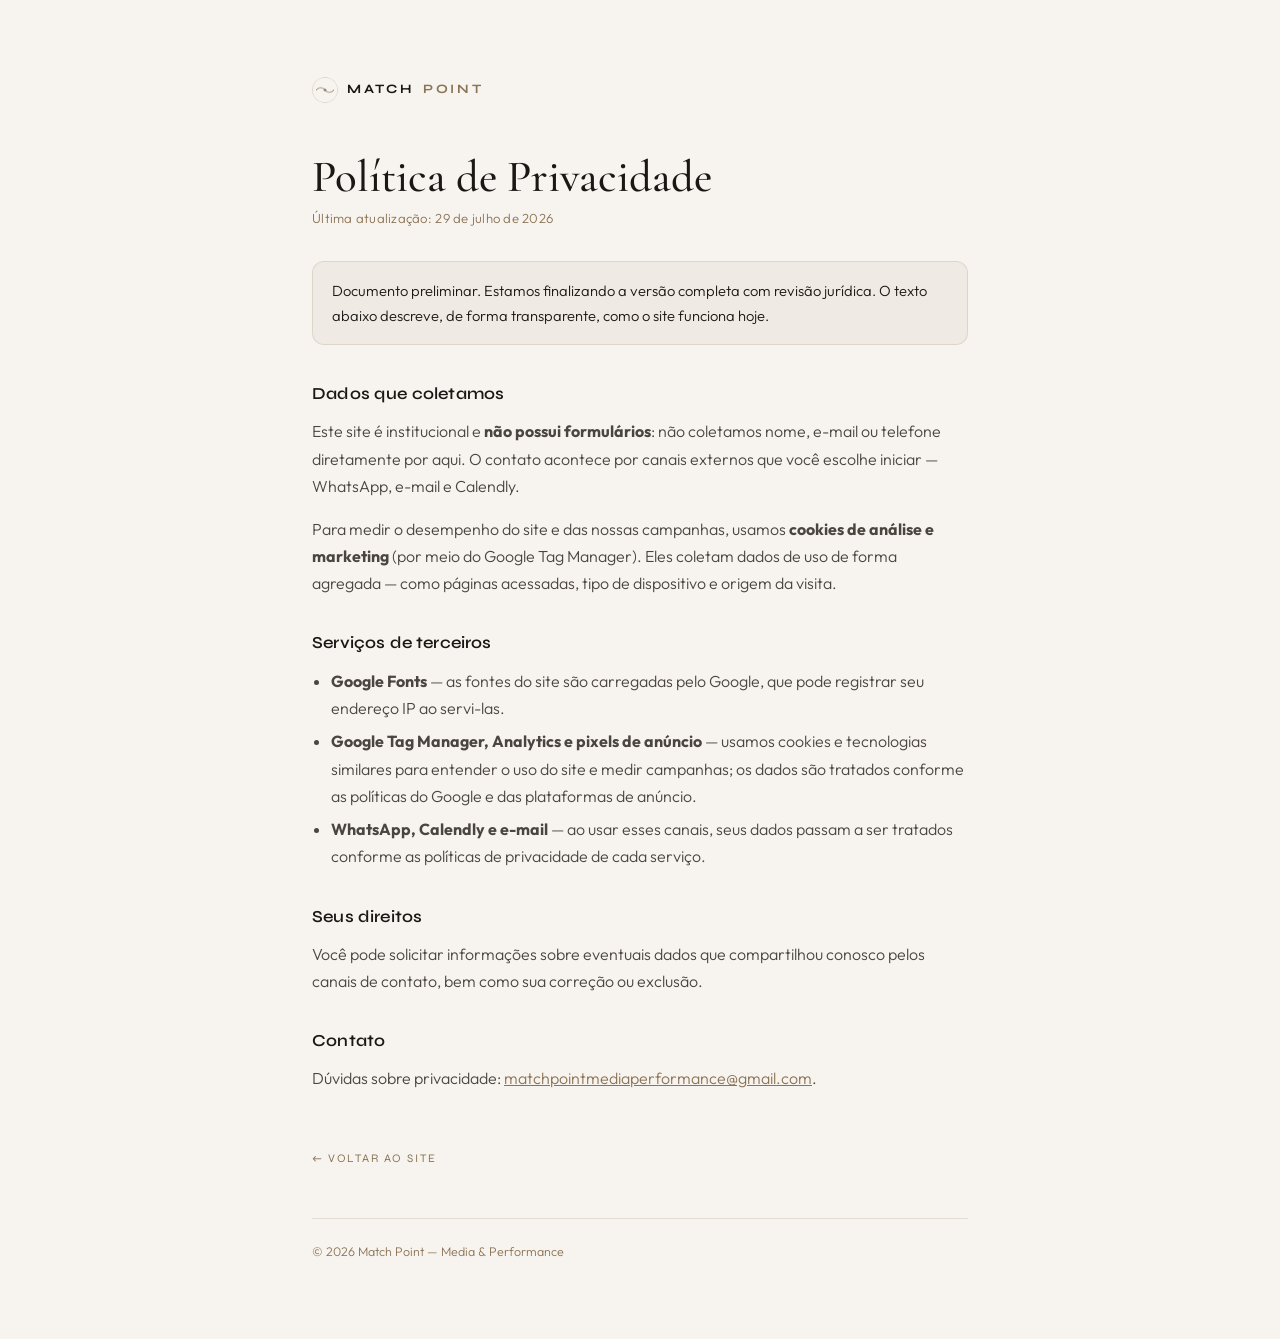
<file: match.point/assets/privacidade.html>
<!DOCTYPE html>
<html lang="pt-BR">
<head>
<meta charset="UTF-8"/>
<meta name="viewport" content="width=device-width, initial-scale=1.0"/>
<!-- Google Tag Manager -->
<script>(function(w,d,s,l,i){w[l]=w[l]||[];w[l].push({'gtm.start':
new Date().getTime(),event:'gtm.js'});var f=d.getElementsByTagName(s)[0],
j=d.createElement(s),dl=l!='dataLayer'?'&l='+l:'';j.async=true;j.src=
'https://www.googletagmanager.com/gtm.js?id='+i+dl;f.parentNode.insertBefore(j,f);
})(window,document,'script','dataLayer','GTM-NHR4RQCS');</script>
<!-- End Google Tag Manager -->
<title>Política de Privacidade — Match Point</title>
<meta name="description" content="Política de Privacidade da Match Point — Media & Performance."/>
<meta name="robots" content="noindex, follow"/>
<meta name="theme-color" content="#1A1814"/>
<link rel="icon" href="favicon.svg" type="image/svg+xml"/>
<link rel="icon" href="images/logo-symbol.png" sizes="any"/>
<link rel="preconnect" href="https://fonts.googleapis.com"/>
<link rel="preconnect" href="https://fonts.gstatic.com" crossorigin/>
<link href="https://fonts.googleapis.com/css2?family=Cormorant+Garamond:ital,wght@0,400;0,500;1,400&family=Outfit:wght@300;400;500&family=Syne:wght@600;700&display=swap" rel="stylesheet"/>
<style>
  :root{--ink:#1A1814;--stone:#4a453f;--cream:#F7F4EF;--gold:#8B7355;--line:rgba(139,115,85,.18)}
  *{box-sizing:border-box;margin:0}
  body{font-family:'Outfit',sans-serif;color:var(--ink);background:var(--cream);line-height:1.7;font-weight:300;-webkit-font-smoothing:antialiased}
  .wrap{max-width:720px;margin-inline:auto;padding:clamp(2rem,6vw,5rem) clamp(1.4rem,5vw,2rem)}
  .brand{display:inline-flex;align-items:center;gap:.55rem;text-decoration:none;color:var(--ink);font-family:'Syne',sans-serif;font-weight:700;font-size:.8rem;letter-spacing:.22em;text-transform:uppercase}
  .brand img{width:26px;height:26px;border-radius:50%}
  .brand em{font-style:normal;color:var(--gold)}
  h1{font-family:'Cormorant Garamond',serif;font-weight:500;font-size:clamp(2rem,5vw,2.8rem);line-height:1.1;margin:clamp(1.8rem,5vw,2.6rem) 0 .3rem}
  .updated{font-size:.82rem;color:var(--gold);letter-spacing:.02em;margin-bottom:2rem}
  .note{background:rgba(139,115,85,.07);border:1px solid var(--line);border-radius:12px;padding:1rem 1.2rem;font-size:.92rem;margin-bottom:2.2rem}
  h2{font-family:'Syne',sans-serif;font-weight:600;font-size:1.05rem;letter-spacing:.01em;margin:2rem 0 .6rem}
  p{margin:0 0 1rem;color:var(--stone)}
  a{color:var(--gold)}
  ul{color:var(--stone);padding-left:1.2rem;margin:0 0 1rem}
  li{margin-bottom:.4rem}
  .back{display:inline-block;margin-top:2.5rem;font-family:'Syne',sans-serif;font-size:.72rem;letter-spacing:.16em;text-transform:uppercase;color:var(--gold);text-decoration:none}
  .back:hover{color:var(--ink)}
  footer{margin-top:3rem;padding-top:1.4rem;border-top:1px solid var(--line);font-size:.78rem;color:var(--gold)}
</style>
</head>
<body>
<!-- Google Tag Manager (noscript) -->
<noscript><iframe src="https://www.googletagmanager.com/ns.html?id=GTM-NHR4RQCS"
height="0" width="0" style="display:none;visibility:hidden"></iframe></noscript>
<!-- End Google Tag Manager (noscript) -->
<main class="wrap">
  <a class="brand" href="index.html"><img src="images/logo-symbol.png" alt=""/>Match<em>Point</em></a>

  <h1>Política de Privacidade</h1>
  <p class="updated">Última atualização: 29 de julho de 2026</p>

  <div class="note">Documento preliminar. Estamos finalizando a versão completa com revisão jurídica. O texto abaixo descreve, de forma transparente, como o site funciona hoje.</div>

  <h2>Dados que coletamos</h2>
  <p>Este site é institucional e <strong>não possui formulários</strong>: não coletamos nome, e-mail ou telefone diretamente por aqui. O contato acontece por canais externos que você escolhe iniciar — WhatsApp, e-mail e Calendly.</p>
  <p>Para medir o desempenho do site e das nossas campanhas, usamos <strong>cookies de análise e marketing</strong> (por meio do Google Tag Manager). Eles coletam dados de uso de forma agregada — como páginas acessadas, tipo de dispositivo e origem da visita.</p>

  <h2>Serviços de terceiros</h2>
  <ul>
    <li><strong>Google Fonts</strong> — as fontes do site são carregadas pelo Google, que pode registrar seu endereço IP ao servi-las.</li>
    <li><strong>Google Tag Manager, Analytics e pixels de anúncio</strong> — usamos cookies e tecnologias similares para entender o uso do site e medir campanhas; os dados são tratados conforme as políticas do Google e das plataformas de anúncio.</li>
    <li><strong>WhatsApp, Calendly e e-mail</strong> — ao usar esses canais, seus dados passam a ser tratados conforme as políticas de privacidade de cada serviço.</li>
  </ul>

  <h2>Seus direitos</h2>
  <p>Você pode solicitar informações sobre eventuais dados que compartilhou conosco pelos canais de contato, bem como sua correção ou exclusão.</p>

  <h2>Contato</h2>
  <p>Dúvidas sobre privacidade: <a href="mailto:matchpointmediaperformance@gmail.com">matchpointmediaperformance@gmail.com</a>.</p>

  <a class="back" href="index.html">← Voltar ao site</a>

  <footer>© 2026 Match Point — Media &amp; Performance</footer>
</main>
</body>
</html>
</file>
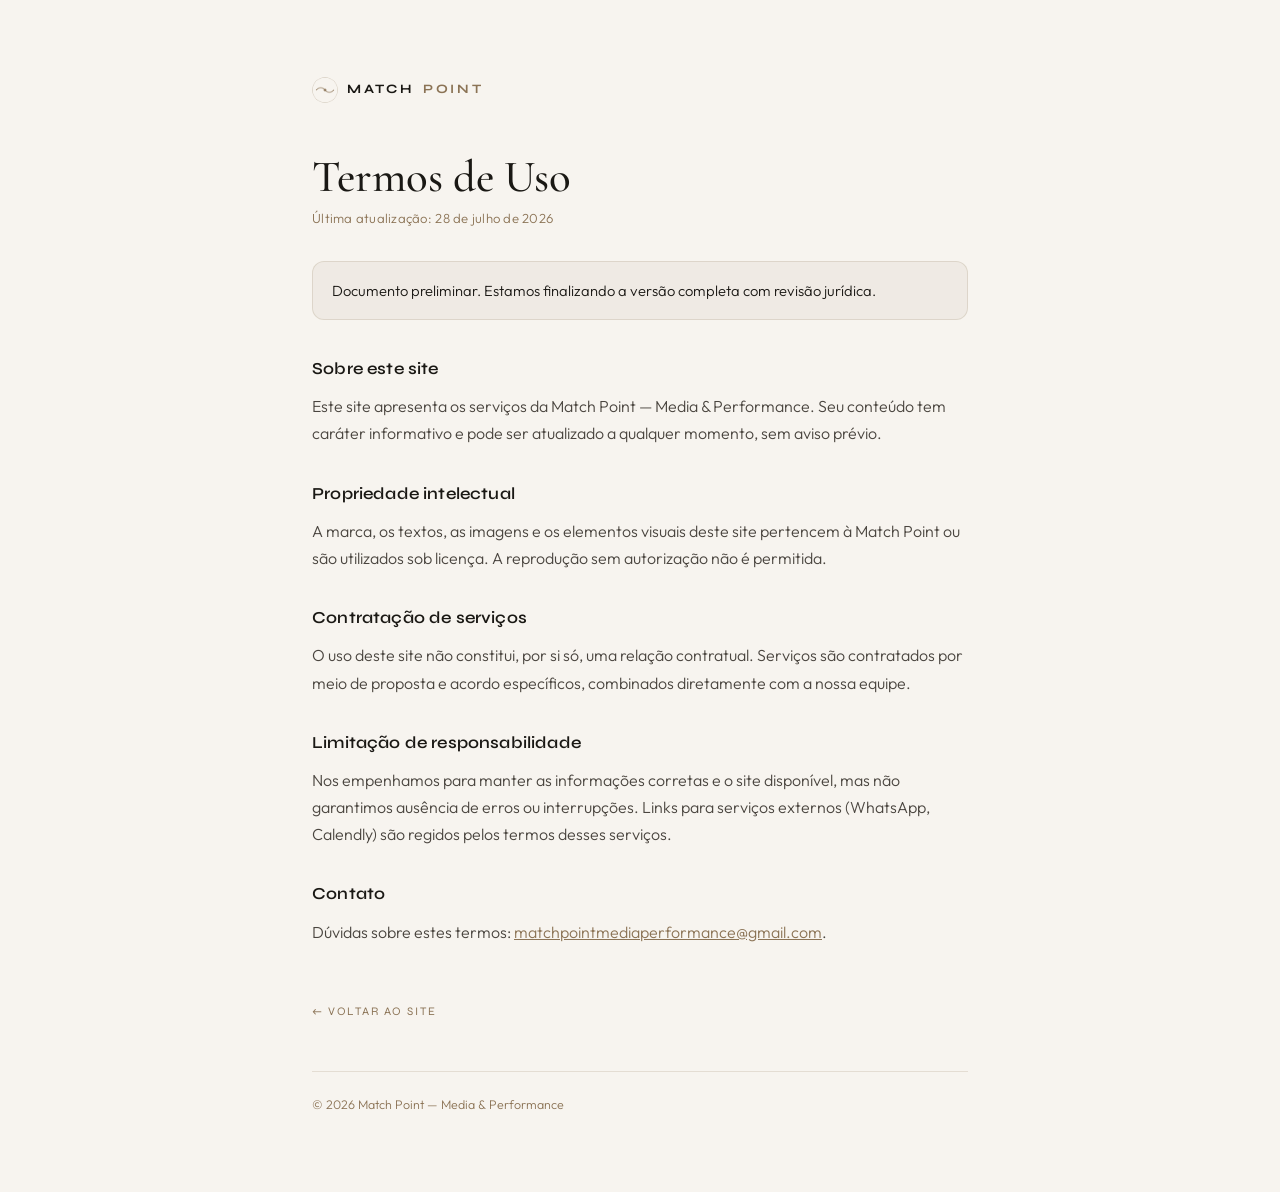
<file: match.point/assets/termos.html>
<!DOCTYPE html>
<html lang="pt-BR">
<head>
<meta charset="UTF-8"/>
<meta name="viewport" content="width=device-width, initial-scale=1.0"/>
<!-- Google Tag Manager -->
<script>(function(w,d,s,l,i){w[l]=w[l]||[];w[l].push({'gtm.start':
new Date().getTime(),event:'gtm.js'});var f=d.getElementsByTagName(s)[0],
j=d.createElement(s),dl=l!='dataLayer'?'&l='+l:'';j.async=true;j.src=
'https://www.googletagmanager.com/gtm.js?id='+i+dl;f.parentNode.insertBefore(j,f);
})(window,document,'script','dataLayer','GTM-NHR4RQCS');</script>
<!-- End Google Tag Manager -->
<title>Termos de Uso — Match Point</title>
<meta name="description" content="Termos de Uso da Match Point — Media & Performance."/>
<meta name="robots" content="noindex, follow"/>
<meta name="theme-color" content="#1A1814"/>
<link rel="icon" href="favicon.svg" type="image/svg+xml"/>
<link rel="icon" href="images/logo-symbol.png" sizes="any"/>
<link rel="preconnect" href="https://fonts.googleapis.com"/>
<link rel="preconnect" href="https://fonts.gstatic.com" crossorigin/>
<link href="https://fonts.googleapis.com/css2?family=Cormorant+Garamond:ital,wght@0,400;0,500;1,400&family=Outfit:wght@300;400;500&family=Syne:wght@600;700&display=swap" rel="stylesheet"/>
<style>
  :root{--ink:#1A1814;--stone:#4a453f;--cream:#F7F4EF;--gold:#8B7355;--line:rgba(139,115,85,.18)}
  *{box-sizing:border-box;margin:0}
  body{font-family:'Outfit',sans-serif;color:var(--ink);background:var(--cream);line-height:1.7;font-weight:300;-webkit-font-smoothing:antialiased}
  .wrap{max-width:720px;margin-inline:auto;padding:clamp(2rem,6vw,5rem) clamp(1.4rem,5vw,2rem)}
  .brand{display:inline-flex;align-items:center;gap:.55rem;text-decoration:none;color:var(--ink);font-family:'Syne',sans-serif;font-weight:700;font-size:.8rem;letter-spacing:.22em;text-transform:uppercase}
  .brand img{width:26px;height:26px;border-radius:50%}
  .brand em{font-style:normal;color:var(--gold)}
  h1{font-family:'Cormorant Garamond',serif;font-weight:500;font-size:clamp(2rem,5vw,2.8rem);line-height:1.1;margin:clamp(1.8rem,5vw,2.6rem) 0 .3rem}
  .updated{font-size:.82rem;color:var(--gold);letter-spacing:.02em;margin-bottom:2rem}
  .note{background:rgba(139,115,85,.07);border:1px solid var(--line);border-radius:12px;padding:1rem 1.2rem;font-size:.92rem;margin-bottom:2.2rem}
  h2{font-family:'Syne',sans-serif;font-weight:600;font-size:1.05rem;letter-spacing:.01em;margin:2rem 0 .6rem}
  p{margin:0 0 1rem;color:var(--stone)}
  a{color:var(--gold)}
  .back{display:inline-block;margin-top:2.5rem;font-family:'Syne',sans-serif;font-size:.72rem;letter-spacing:.16em;text-transform:uppercase;color:var(--gold);text-decoration:none}
  .back:hover{color:var(--ink)}
  footer{margin-top:3rem;padding-top:1.4rem;border-top:1px solid var(--line);font-size:.78rem;color:var(--gold)}
</style>
</head>
<body>
<!-- Google Tag Manager (noscript) -->
<noscript><iframe src="https://www.googletagmanager.com/ns.html?id=GTM-NHR4RQCS"
height="0" width="0" style="display:none;visibility:hidden"></iframe></noscript>
<!-- End Google Tag Manager (noscript) -->
<main class="wrap">
  <a class="brand" href="index.html"><img src="images/logo-symbol.png" alt=""/>Match<em>Point</em></a>

  <h1>Termos de Uso</h1>
  <p class="updated">Última atualização: 28 de julho de 2026</p>

  <div class="note">Documento preliminar. Estamos finalizando a versão completa com revisão jurídica.</div>

  <h2>Sobre este site</h2>
  <p>Este site apresenta os serviços da Match Point — Media &amp; Performance. Seu conteúdo tem caráter informativo e pode ser atualizado a qualquer momento, sem aviso prévio.</p>

  <h2>Propriedade intelectual</h2>
  <p>A marca, os textos, as imagens e os elementos visuais deste site pertencem à Match Point ou são utilizados sob licença. A reprodução sem autorização não é permitida.</p>

  <h2>Contratação de serviços</h2>
  <p>O uso deste site não constitui, por si só, uma relação contratual. Serviços são contratados por meio de proposta e acordo específicos, combinados diretamente com a nossa equipe.</p>

  <h2>Limitação de responsabilidade</h2>
  <p>Nos empenhamos para manter as informações corretas e o site disponível, mas não garantimos ausência de erros ou interrupções. Links para serviços externos (WhatsApp, Calendly) são regidos pelos termos desses serviços.</p>

  <h2>Contato</h2>
  <p>Dúvidas sobre estes termos: <a href="mailto:matchpointmediaperformance@gmail.com">matchpointmediaperformance@gmail.com</a>.</p>

  <a class="back" href="index.html">← Voltar ao site</a>

  <footer>© 2026 Match Point — Media &amp; Performance</footer>
</main>
</body>
</html>
</file>
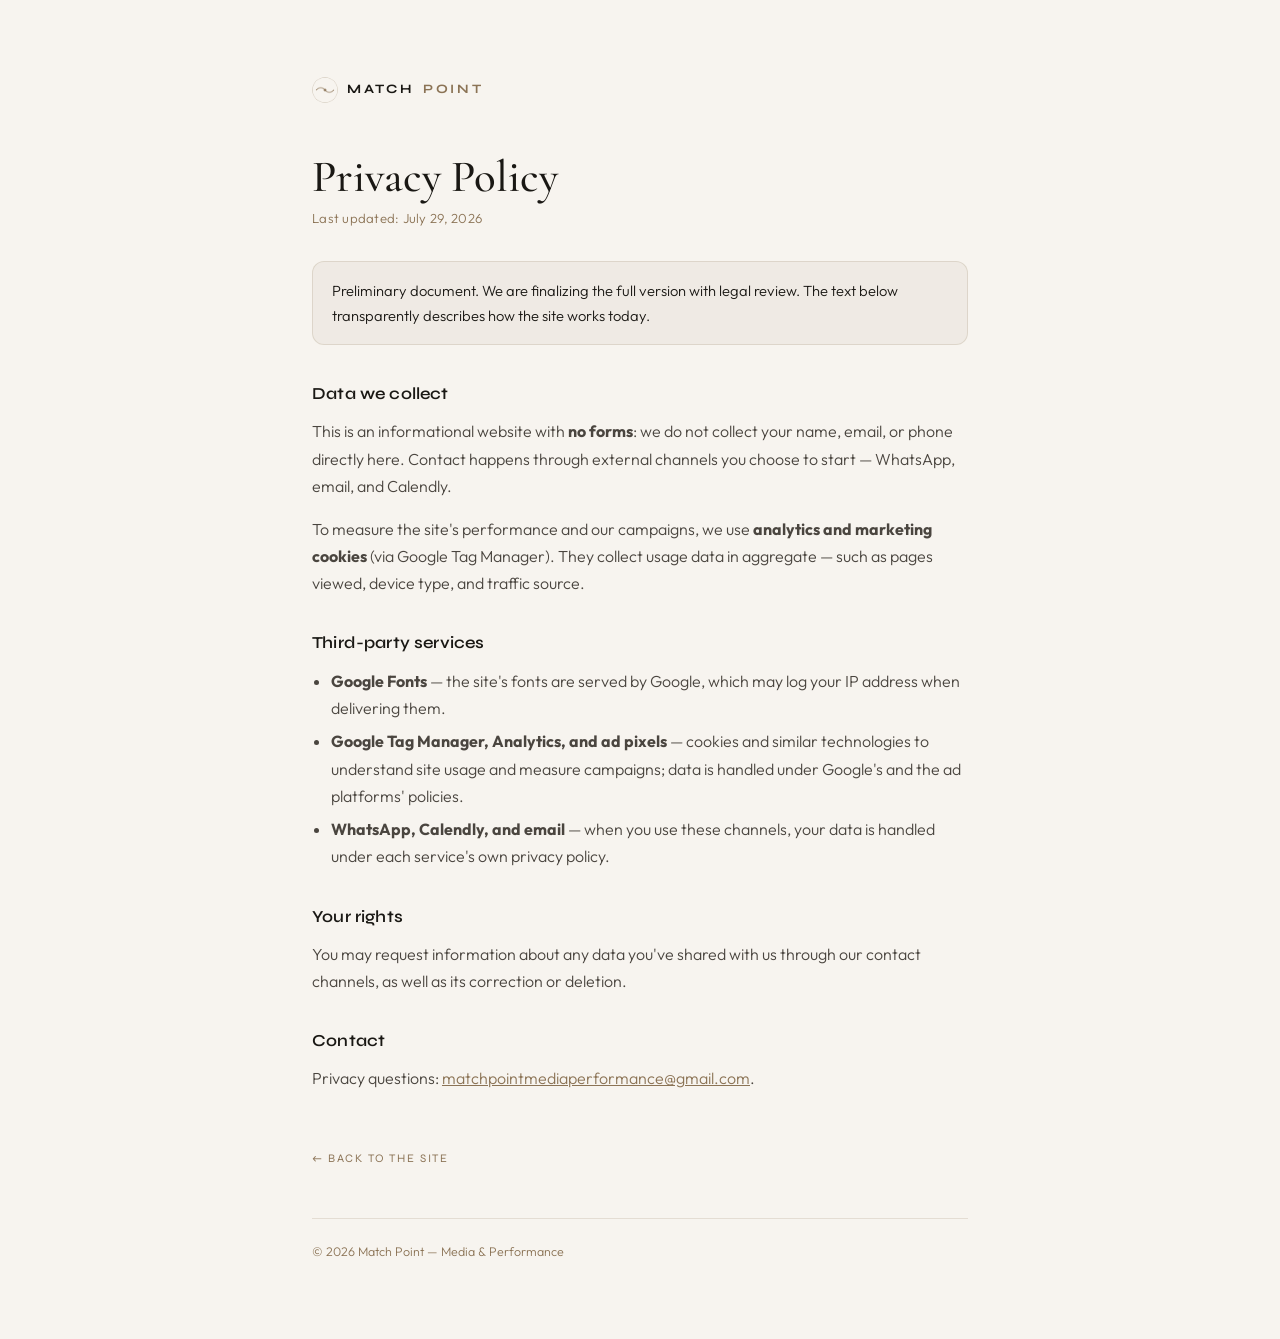
<file: match.point/assets/en/privacy.html>
<!DOCTYPE html>
<html lang="en">
<head>
<meta charset="UTF-8"/>
<meta name="viewport" content="width=device-width, initial-scale=1.0"/>
<!-- Google Tag Manager -->
<script>(function(w,d,s,l,i){w[l]=w[l]||[];w[l].push({'gtm.start':
new Date().getTime(),event:'gtm.js'});var f=d.getElementsByTagName(s)[0],
j=d.createElement(s),dl=l!='dataLayer'?'&l='+l:'';j.async=true;j.src=
'https://www.googletagmanager.com/gtm.js?id='+i+dl;f.parentNode.insertBefore(j,f);
})(window,document,'script','dataLayer','GTM-NHR4RQCS');</script>
<!-- End Google Tag Manager -->
<title>Privacy Policy — Match Point</title>
<meta name="description" content="Privacy Policy for Match Point — Media & Performance."/>
<meta name="robots" content="noindex, follow"/>
<meta name="theme-color" content="#1A1814"/>
<link rel="icon" href="../favicon.svg" type="image/svg+xml"/>
<link rel="icon" href="../images/logo-symbol.png" sizes="any"/>
<link rel="preconnect" href="https://fonts.googleapis.com"/>
<link rel="preconnect" href="https://fonts.gstatic.com" crossorigin/>
<link href="https://fonts.googleapis.com/css2?family=Cormorant+Garamond:ital,wght@0,400;0,500;1,400&family=Outfit:wght@300;400;500&family=Syne:wght@600;700&display=swap" rel="stylesheet"/>
<style>
  :root{--ink:#1A1814;--stone:#4a453f;--cream:#F7F4EF;--gold:#8B7355;--line:rgba(139,115,85,.18)}
  *{box-sizing:border-box;margin:0}
  body{font-family:'Outfit',sans-serif;color:var(--ink);background:var(--cream);line-height:1.7;font-weight:300;-webkit-font-smoothing:antialiased}
  .wrap{max-width:720px;margin-inline:auto;padding:clamp(2rem,6vw,5rem) clamp(1.4rem,5vw,2rem)}
  .brand{display:inline-flex;align-items:center;gap:.55rem;text-decoration:none;color:var(--ink);font-family:'Syne',sans-serif;font-weight:700;font-size:.8rem;letter-spacing:.22em;text-transform:uppercase}
  .brand img{width:26px;height:26px;border-radius:50%}
  .brand em{font-style:normal;color:var(--gold)}
  h1{font-family:'Cormorant Garamond',serif;font-weight:500;font-size:clamp(2rem,5vw,2.8rem);line-height:1.1;margin:clamp(1.8rem,5vw,2.6rem) 0 .3rem}
  .updated{font-size:.82rem;color:var(--gold);letter-spacing:.02em;margin-bottom:2rem}
  .note{background:rgba(139,115,85,.07);border:1px solid var(--line);border-radius:12px;padding:1rem 1.2rem;font-size:.92rem;margin-bottom:2.2rem}
  h2{font-family:'Syne',sans-serif;font-weight:600;font-size:1.05rem;letter-spacing:.01em;margin:2rem 0 .6rem}
  p{margin:0 0 1rem;color:var(--stone)}
  a{color:var(--gold)}
  ul{color:var(--stone);padding-left:1.2rem;margin:0 0 1rem}
  li{margin-bottom:.4rem}
  .back{display:inline-block;margin-top:2.5rem;font-family:'Syne',sans-serif;font-size:.72rem;letter-spacing:.16em;text-transform:uppercase;color:var(--gold);text-decoration:none}
  .back:hover{color:var(--ink)}
  footer{margin-top:3rem;padding-top:1.4rem;border-top:1px solid var(--line);font-size:.78rem;color:var(--gold)}
</style>
</head>
<body>
<!-- Google Tag Manager (noscript) -->
<noscript><iframe src="https://www.googletagmanager.com/ns.html?id=GTM-NHR4RQCS"
height="0" width="0" style="display:none;visibility:hidden"></iframe></noscript>
<!-- End Google Tag Manager (noscript) -->
<main class="wrap">
  <a class="brand" href="index.html"><img src="../images/logo-symbol.png" alt=""/>Match<em>Point</em></a>

  <h1>Privacy Policy</h1>
  <p class="updated">Last updated: July 29, 2026</p>

  <div class="note">Preliminary document. We are finalizing the full version with legal review. The text below transparently describes how the site works today.</div>

  <h2>Data we collect</h2>
  <p>This is an informational website with <strong>no forms</strong>: we do not collect your name, email, or phone directly here. Contact happens through external channels you choose to start — WhatsApp, email, and Calendly.</p>
  <p>To measure the site's performance and our campaigns, we use <strong>analytics and marketing cookies</strong> (via Google Tag Manager). They collect usage data in aggregate — such as pages viewed, device type, and traffic source.</p>

  <h2>Third-party services</h2>
  <ul>
    <li><strong>Google Fonts</strong> — the site's fonts are served by Google, which may log your IP address when delivering them.</li>
    <li><strong>Google Tag Manager, Analytics, and ad pixels</strong> — cookies and similar technologies to understand site usage and measure campaigns; data is handled under Google's and the ad platforms' policies.</li>
    <li><strong>WhatsApp, Calendly, and email</strong> — when you use these channels, your data is handled under each service's own privacy policy.</li>
  </ul>

  <h2>Your rights</h2>
  <p>You may request information about any data you've shared with us through our contact channels, as well as its correction or deletion.</p>

  <h2>Contact</h2>
  <p>Privacy questions: <a href="mailto:matchpointmediaperformance@gmail.com">matchpointmediaperformance@gmail.com</a>.</p>

  <a class="back" href="index.html">← Back to the site</a>

  <footer>© 2026 Match Point — Media &amp; Performance</footer>
</main>
</body>
</html>
</file>
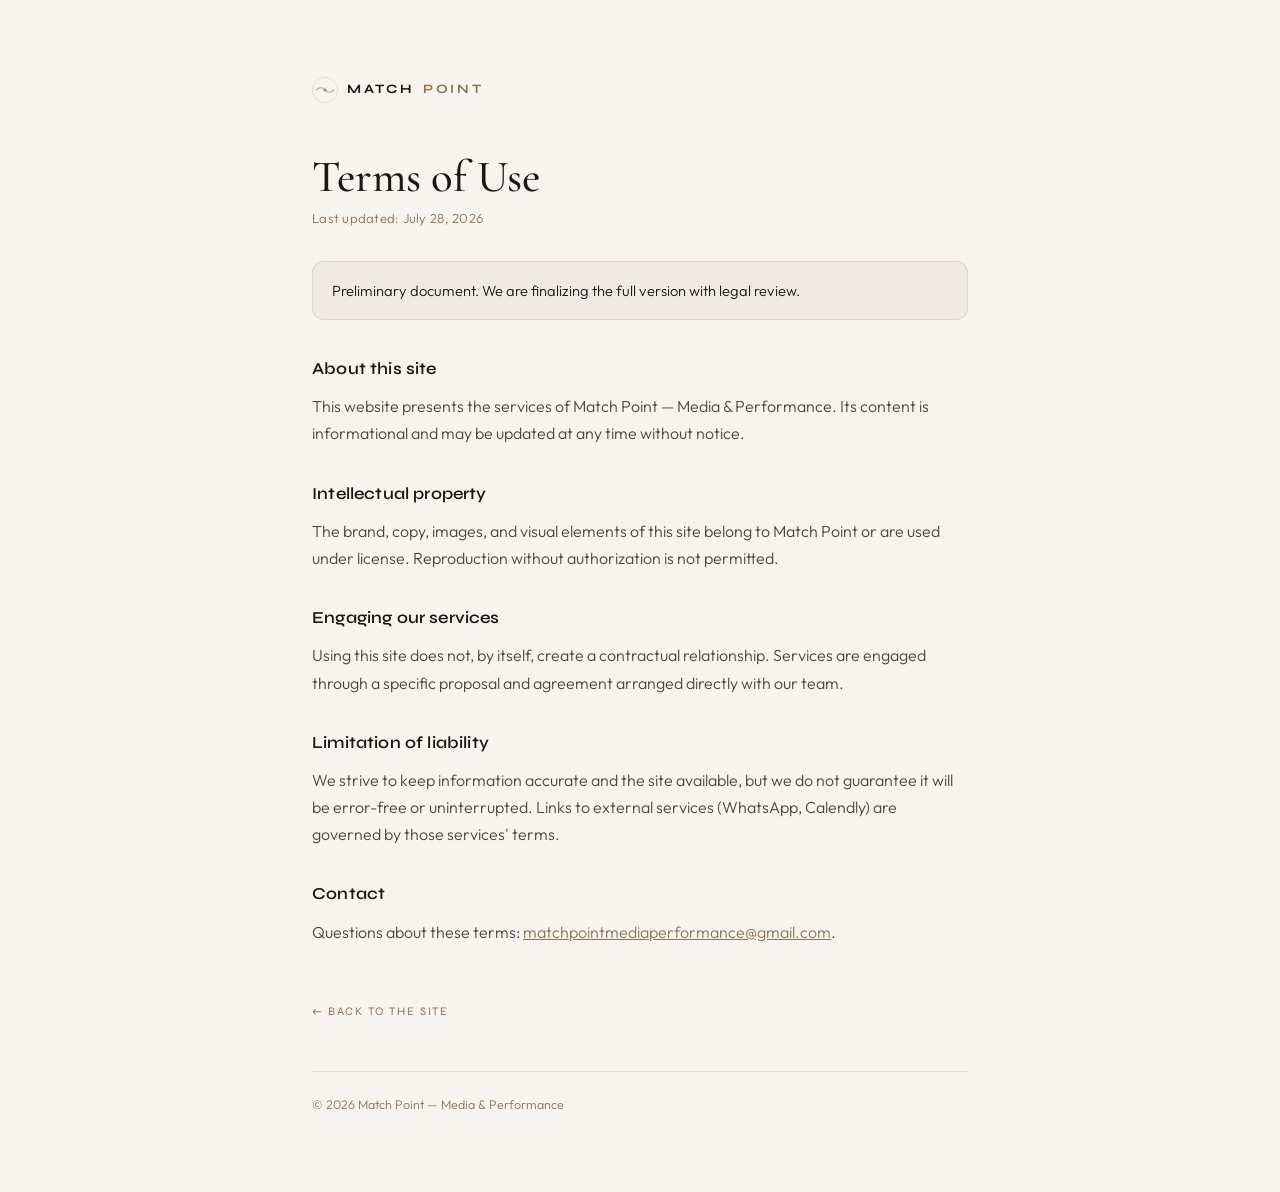
<file: match.point/assets/en/terms.html>
<!DOCTYPE html>
<html lang="en">
<head>
<meta charset="UTF-8"/>
<meta name="viewport" content="width=device-width, initial-scale=1.0"/>
<!-- Google Tag Manager -->
<script>(function(w,d,s,l,i){w[l]=w[l]||[];w[l].push({'gtm.start':
new Date().getTime(),event:'gtm.js'});var f=d.getElementsByTagName(s)[0],
j=d.createElement(s),dl=l!='dataLayer'?'&l='+l:'';j.async=true;j.src=
'https://www.googletagmanager.com/gtm.js?id='+i+dl;f.parentNode.insertBefore(j,f);
})(window,document,'script','dataLayer','GTM-NHR4RQCS');</script>
<!-- End Google Tag Manager -->
<title>Terms of Use — Match Point</title>
<meta name="description" content="Terms of Use for Match Point — Media & Performance."/>
<meta name="robots" content="noindex, follow"/>
<meta name="theme-color" content="#1A1814"/>
<link rel="icon" href="../favicon.svg" type="image/svg+xml"/>
<link rel="icon" href="../images/logo-symbol.png" sizes="any"/>
<link rel="preconnect" href="https://fonts.googleapis.com"/>
<link rel="preconnect" href="https://fonts.gstatic.com" crossorigin/>
<link href="https://fonts.googleapis.com/css2?family=Cormorant+Garamond:ital,wght@0,400;0,500;1,400&family=Outfit:wght@300;400;500&family=Syne:wght@600;700&display=swap" rel="stylesheet"/>
<style>
  :root{--ink:#1A1814;--stone:#4a453f;--cream:#F7F4EF;--gold:#8B7355;--line:rgba(139,115,85,.18)}
  *{box-sizing:border-box;margin:0}
  body{font-family:'Outfit',sans-serif;color:var(--ink);background:var(--cream);line-height:1.7;font-weight:300;-webkit-font-smoothing:antialiased}
  .wrap{max-width:720px;margin-inline:auto;padding:clamp(2rem,6vw,5rem) clamp(1.4rem,5vw,2rem)}
  .brand{display:inline-flex;align-items:center;gap:.55rem;text-decoration:none;color:var(--ink);font-family:'Syne',sans-serif;font-weight:700;font-size:.8rem;letter-spacing:.22em;text-transform:uppercase}
  .brand img{width:26px;height:26px;border-radius:50%}
  .brand em{font-style:normal;color:var(--gold)}
  h1{font-family:'Cormorant Garamond',serif;font-weight:500;font-size:clamp(2rem,5vw,2.8rem);line-height:1.1;margin:clamp(1.8rem,5vw,2.6rem) 0 .3rem}
  .updated{font-size:.82rem;color:var(--gold);letter-spacing:.02em;margin-bottom:2rem}
  .note{background:rgba(139,115,85,.07);border:1px solid var(--line);border-radius:12px;padding:1rem 1.2rem;font-size:.92rem;margin-bottom:2.2rem}
  h2{font-family:'Syne',sans-serif;font-weight:600;font-size:1.05rem;letter-spacing:.01em;margin:2rem 0 .6rem}
  p{margin:0 0 1rem;color:var(--stone)}
  a{color:var(--gold)}
  .back{display:inline-block;margin-top:2.5rem;font-family:'Syne',sans-serif;font-size:.72rem;letter-spacing:.16em;text-transform:uppercase;color:var(--gold);text-decoration:none}
  .back:hover{color:var(--ink)}
  footer{margin-top:3rem;padding-top:1.4rem;border-top:1px solid var(--line);font-size:.78rem;color:var(--gold)}
</style>
</head>
<body>
<!-- Google Tag Manager (noscript) -->
<noscript><iframe src="https://www.googletagmanager.com/ns.html?id=GTM-NHR4RQCS"
height="0" width="0" style="display:none;visibility:hidden"></iframe></noscript>
<!-- End Google Tag Manager (noscript) -->
<main class="wrap">
  <a class="brand" href="index.html"><img src="../images/logo-symbol.png" alt=""/>Match<em>Point</em></a>

  <h1>Terms of Use</h1>
  <p class="updated">Last updated: July 28, 2026</p>

  <div class="note">Preliminary document. We are finalizing the full version with legal review.</div>

  <h2>About this site</h2>
  <p>This website presents the services of Match Point — Media &amp; Performance. Its content is informational and may be updated at any time without notice.</p>

  <h2>Intellectual property</h2>
  <p>The brand, copy, images, and visual elements of this site belong to Match Point or are used under license. Reproduction without authorization is not permitted.</p>

  <h2>Engaging our services</h2>
  <p>Using this site does not, by itself, create a contractual relationship. Services are engaged through a specific proposal and agreement arranged directly with our team.</p>

  <h2>Limitation of liability</h2>
  <p>We strive to keep information accurate and the site available, but we do not guarantee it will be error-free or uninterrupted. Links to external services (WhatsApp, Calendly) are governed by those services' terms.</p>

  <h2>Contact</h2>
  <p>Questions about these terms: <a href="mailto:matchpointmediaperformance@gmail.com">matchpointmediaperformance@gmail.com</a>.</p>

  <a class="back" href="index.html">← Back to the site</a>

  <footer>© 2026 Match Point — Media &amp; Performance</footer>
</main>
</body>
</html>
</file>
